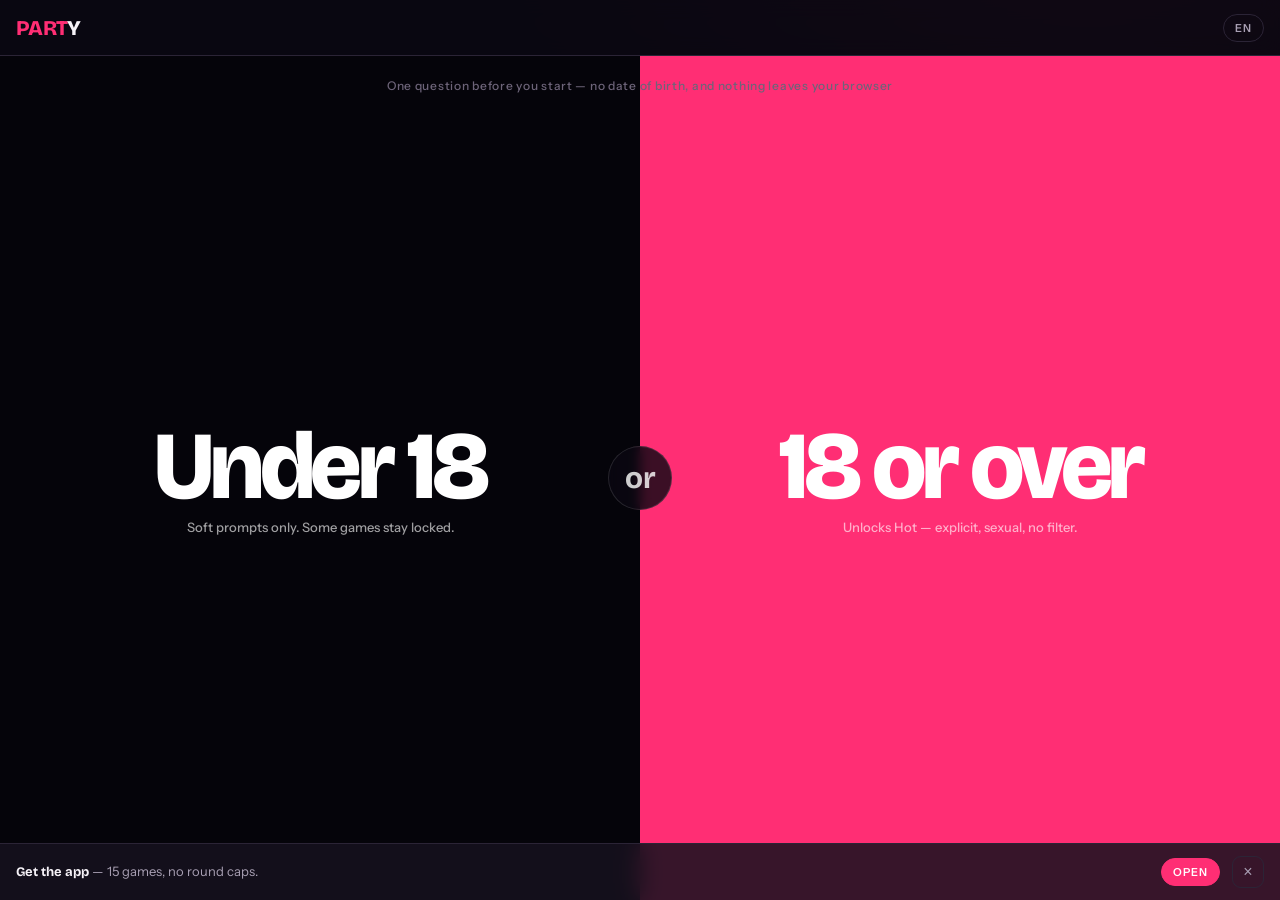
<file: index.html>
<!doctype html>
<html lang="en">
<head>
<meta charset="utf-8">
<meta name="viewport" content="width=device-width, initial-scale=1, viewport-fit=cover">

<title>Party Engine</title>
<meta name="robots" content="noindex,nofollow">
<meta name="description" content="Party games you can start playing in one tap. No account, no download, nothing stored. Truth or Dare, Never Have I Ever, Would You Rather and more.">

<meta property="og:type" content="website">
<meta property="og:title" content="Party Engine">
<meta property="og:description" content="Party games you can start playing in one tap. No account, no download, nothing stored.">
<meta name="theme-color" content="#0a0812">

<link rel="icon" href="/icon.svg" type="image/svg+xml">
<link rel="manifest" href="/site.webmanifest">

<link rel="preconnect" href="https://fonts.googleapis.com">
<link rel="preconnect" href="https://fonts.gstatic.com" crossorigin>
<link rel="stylesheet" href="https://fonts.googleapis.com/css2?family=Bricolage+Grotesque:opsz,wght@12..96,700;12..96,800&family=Instrument+Sans:wght@400;500;600;700&display=swap">

<link rel="stylesheet" href="/assets/reset.css">
<link rel="stylesheet" href="/assets/styles.css">
</head>
<body>
<div class="bar">
  <button class="mark" id="home">PART<span>Y</span></button>
  <button class="chip" id="agechip" hidden>18+</button>
  <button class="chip" id="venuechip" hidden>In person</button>
  <button class="chip" id="locale">EN</button>
</div>

<div class="stage" id="stage"></div>

<div class="wrap" id="browse"></div>

<!-- dev notes and deck table removed: internal changelog, not player content -->

<div class="banner" id="banner" hidden>
  <p><strong>Get the app</strong> — 15 games, no round caps.</p>
  <button class="chip solid" id="bannerCta" style="flex:0 0 auto">Open</button>
  <button class="x" id="bannerX" aria-label="Dismiss this banner">&times;</button>
</div>

<script src="/assets/app.js" defer></script>
</body>
</html>
</file>
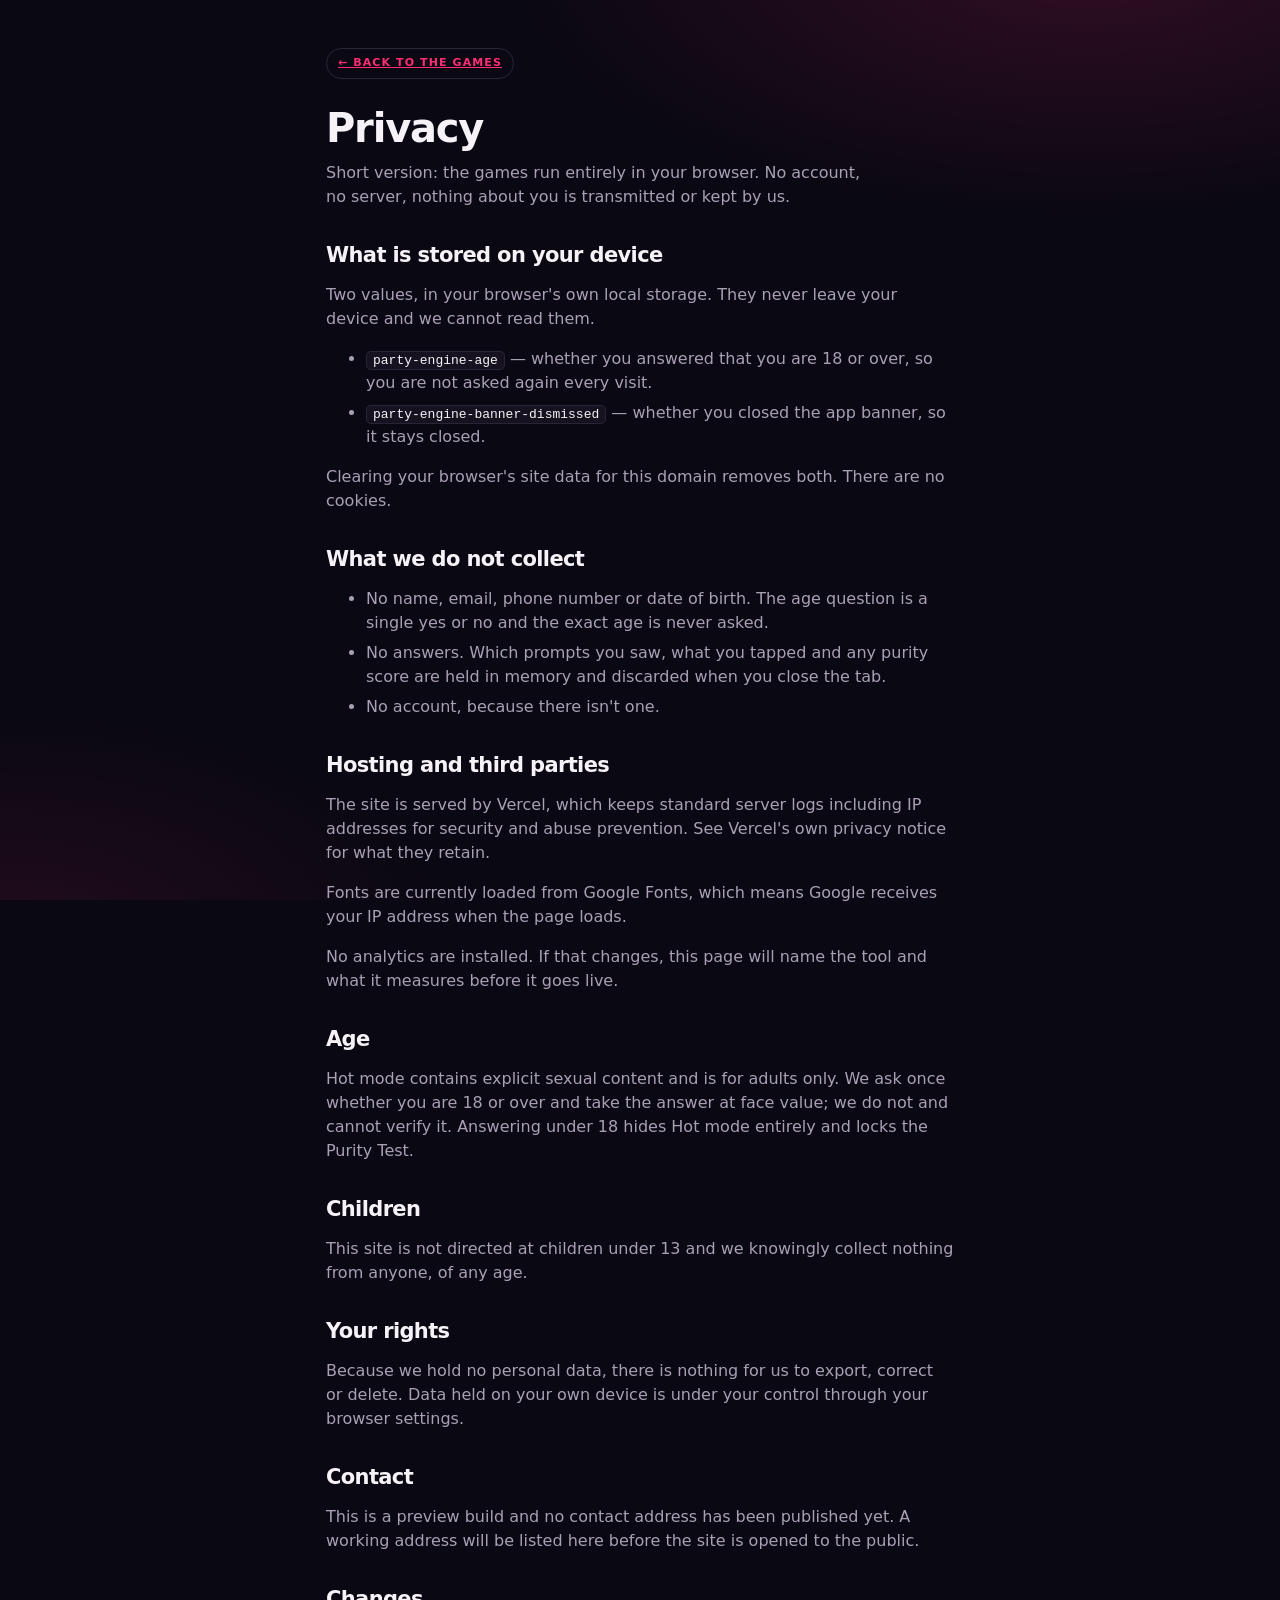
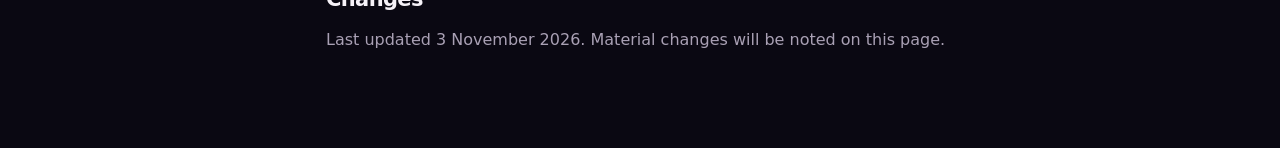
<file: privacy.html>
<!doctype html>
<html lang="en">
<head>
<meta charset="utf-8">
<meta name="viewport" content="width=device-width, initial-scale=1, viewport-fit=cover">
<title>Privacy — Party Engine</title>
<meta name="description" content="What Party Engine stores, which is almost nothing.">
<meta name="robots" content="noindex,nofollow">
<link rel="icon" href="/icon.svg" type="image/svg+xml">
<link rel="stylesheet" href="/assets/reset.css">
<link rel="stylesheet" href="/assets/styles.css">
<style>
  .doc{max-width:660px;margin:0 auto;padding:48px max(16px,env(safe-area-inset-left,0px)) 80px}
  .doc h1{font-size:clamp(28px,6vw,40px);margin-bottom:8px}
  .doc h2{margin:34px 0 10px}
  .doc p,.doc li{color:var(--ink-dim)}
  .doc li{margin-bottom:6px}
  .doc a{color:var(--accent)}
  .doc code{background:var(--raised);border:1px solid var(--line);border-radius:5px;padding:1px 6px;font-size:13px;color:var(--ink)}
  .back{display:inline-block;margin-bottom:28px}
</style>
</head>
<body>
<div class="doc">
  <a class="chip back" href="/">&larr; Back to the games</a>

  <h1>Privacy</h1>
  <p class="lede">Short version: the games run entirely in your browser. No account, no server, nothing about you is transmitted or kept by us.</p>

  <h2>What is stored on your device</h2>
  <p>Two values, in your browser's own local storage. They never leave your device and we cannot read them.</p>
  <ul>
    <li><code>party-engine-age</code> — whether you answered that you are 18 or over, so you are not asked again every visit.</li>
    <li><code>party-engine-banner-dismissed</code> — whether you closed the app banner, so it stays closed.</li>
  </ul>
  <p>Clearing your browser's site data for this domain removes both. There are no cookies.</p>

  <h2>What we do not collect</h2>
  <ul>
    <li>No name, email, phone number or date of birth. The age question is a single yes or no and the exact age is never asked.</li>
    <li>No answers. Which prompts you saw, what you tapped and any purity score are held in memory and discarded when you close the tab.</li>
    <li>No account, because there isn't one.</li>
  </ul>

  <h2>Hosting and third parties</h2>
  <p>The site is served by Vercel, which keeps standard server logs including IP addresses for security and abuse prevention. See Vercel's own privacy notice for what they retain.</p>
  <p>Fonts are currently loaded from Google Fonts, which means Google receives your IP address when the page loads.</p>
  <p>No analytics are installed. If that changes, this page will name the tool and what it measures before it goes live.</p>

  <h2>Age</h2>
  <p>Hot mode contains explicit sexual content and is for adults only. We ask once whether you are 18 or over and take the answer at face value; we do not and cannot verify it. Answering under 18 hides Hot mode entirely and locks the Purity Test.</p>

  <h2>Children</h2>
  <p>This site is not directed at children under 13 and we knowingly collect nothing from anyone, of any age.</p>

  <h2>Your rights</h2>
  <p>Because we hold no personal data, there is nothing for us to export, correct or delete. Data held on your own device is under your control through your browser settings.</p>

  <h2>Contact</h2>
  <p>This is a preview build and no contact address has been published yet. A working address will be listed here before the site is opened to the public.</p>

  <h2>Changes</h2>
  <p>Last updated 3 November 2026. Material changes will be noted on this page.</p>
</div>
</body>
</html>
</file>
<file: assets/styles.css>
/* Layout: a browse page that hands the whole viewport over to a game the moment one starts.
   Two screen archetypes, both measured off toz-app.com: a full-bleed split where the only
   content is two enormous words, and a single-decision screen where one sentence at 60px
   sits in deliberate emptiness. Dark-first: this is opened in a dim room. */
:root{
  --ink:#f6f2f8; --ink-dim:#a9a0b4; --ink-faint:#6d6479;
  --ground:#0a0812; --raised:#17121f; --line:#2b2436;
  --accent:#ff2e74; --accent-ink:#ffffff; --accent-soft:#ff2e7422;
  --dark-panel:#05040a;
  --cool:#5de4c7; --eyebrow:#8aa0c4;
  --wash:255 46 116;              /* ambient hue, re-set per game and per axis */
  --bar:56px;
  --display:"Bricolage Grotesque","Trebuchet MS",system-ui,sans-serif;
  --body:"Instrument Sans","Helvetica Neue",system-ui,sans-serif;
  color-scheme:dark;
}
*{box-sizing:border-box}
html,body{height:100%}
body{
  margin:0; color:var(--ink); font-family:var(--body); font-size:16px; line-height:1.5;
  background-color:var(--ground);
  background-image:
    radial-gradient(70% 45% at 85% -5%, rgb(var(--wash) / .16), transparent 65%),
    radial-gradient(55% 40% at 0% 105%, rgb(var(--wash) / .10), transparent 65%);
  background-attachment:fixed;
  transition:background-color .4s ease;
}
body::before{content:"";position:fixed;inset:0 0 auto;height:env(safe-area-inset-top,0px);z-index:20;background:var(--ground)}

/* ---------- animations, lifted from the original's keyframe set ---------- */
@keyframes fadeIn{from{opacity:0}to{opacity:1}}
@keyframes fadeInUp{from{opacity:0;transform:translateY(1rem)}to{opacity:1;transform:none}}
@keyframes popIn{from{opacity:0;transform:scale(.75) translateY(.5rem)}to{opacity:1;transform:none}}
@keyframes glowBreath{0%,100%{opacity:1;transform:scale(1)}50%{opacity:.75;transform:scale(1.12)}}
@keyframes sweepIn{from{clip-path:inset(0 100% 0 0)}to{clip-path:inset(0 0 0 0)}}
.anim-fade{animation:fadeIn .3s ease-out both}
.anim-up{animation:fadeInUp .34s ease-out both}
.anim-pop{animation:popIn .3s ease-out both}
.d1{animation-delay:.06s}.d2{animation-delay:.13s}.d3{animation-delay:.22s}

/* ---------- chrome ---------- */
.bar{
  position:sticky; top:env(safe-area-inset-top,0px); z-index:15;
  height:var(--bar); display:flex; align-items:center; gap:10px;
  padding-left:max(16px,env(safe-area-inset-left,0px));
  padding-right:max(16px,env(safe-area-inset-right,0px));
  background:color-mix(in srgb, var(--ground) 82%, transparent);
  backdrop-filter:blur(10px);
  border-bottom:1px solid var(--line);
}
.mark{font-family:var(--display);font-weight:800;font-size:21px;letter-spacing:-.03em;color:var(--accent);margin-right:auto;cursor:pointer;background:none;border:0;padding:0}
.mark span{color:var(--ink)}
.chip{
  font-size:11px;font-weight:600;letter-spacing:.1em;text-transform:uppercase;color:var(--ink-dim);
  background:transparent;border:1px solid var(--line);border-radius:999px;padding:6px 11px;
  font-family:var(--body);cursor:pointer;transition:all .2s;
}
.chip:hover{color:var(--ink);border-color:var(--ink-faint)}
.chip.solid{background:var(--accent);border-color:var(--accent);color:var(--accent-ink)}

/* ---------- browse ---------- */
.wrap{
  max-width:680px;margin:0 auto;
  padding-left:max(16px,env(safe-area-inset-left,0px));
  padding-right:max(16px,env(safe-area-inset-right,0px));
  padding-block:32px 110px;
}
h1,h2,h3{font-family:var(--display);font-weight:800;letter-spacing:-.03em;text-wrap:balance;margin:0}
h1{font-size:clamp(30px,7vw,44px);line-height:1.05}
h2{font-size:21px;line-height:1.15}
.eyebrow{font-size:11px;font-weight:600;letter-spacing:.12em;text-transform:uppercase;color:var(--eyebrow);margin:0 0 10px}
.lede{color:var(--ink-dim);margin:12px 0 0;max-width:54ch}

.grid{display:grid;grid-template-columns:repeat(auto-fill,minmax(150px,1fr));gap:12px;margin-top:26px}
.card{
  position:relative;display:flex;flex-direction:column;gap:5px;text-align:left;overflow:hidden;
  background:var(--raised);border:1px solid var(--line);border-radius:16px;
  padding:16px 14px;cursor:pointer;font-family:var(--body);color:inherit;min-width:0;
  transition:transform .2s cubic-bezier(.4,0,.2,1),border-color .2s,box-shadow .2s;
}
.card::after{
  content:"";position:absolute;inset:0;pointer-events:none;opacity:0;transition:opacity .25s;
  background:radial-gradient(90% 70% at 50% 0%, rgb(var(--cw) / .22), transparent 70%);
}
.card:hover{transform:translateY(-3px);border-color:rgb(var(--cw) / .6);box-shadow:0 10px 30px -12px rgb(var(--cw) / .5)}
.card:hover::after{opacity:1}
.card[disabled]{cursor:not-allowed;opacity:.42}
.card[disabled]:hover{transform:none;border-color:var(--line);box-shadow:none}
.card[disabled]:hover::after{opacity:0}
.card .glyph{font-size:26px;line-height:1;position:relative}
.card .name{font-family:var(--display);font-weight:700;font-size:15px;letter-spacing:-.02em;position:relative}
.card .meta{font-size:12px;color:var(--ink-faint);font-variant-numeric:tabular-nums;position:relative}
.tag{align-self:flex-start;font-size:9.5px;font-weight:700;letter-spacing:.09em;text-transform:uppercase;padding:3px 7px;border-radius:5px;margin-top:4px;position:relative}
.tag.play{background:var(--accent-soft);color:var(--accent)}
.tag.soon{background:var(--line);color:var(--ink-faint)}
.tag.lock{background:var(--accent-soft);color:var(--accent)}

/* ---------- play: the viewport takeover ---------- */
body.playing .wrap,body.playing .notes{display:none}
.stage{display:none}
body.playing .stage{display:block}
.stage{
  position:relative;
  min-height:calc(100svh - var(--bar) - env(safe-area-inset-top,0px) - env(safe-area-inset-bottom,0px));
  overflow:hidden;
}

/* split: two full-bleed fields, stacked on a phone, side by side from 640px */
.split{position:absolute;inset:0;display:flex;flex-direction:column}
@media (min-width:640px){.split{flex-direction:row}}
.panel{
  flex:1 1 0;min-height:0;min-width:0;display:flex;flex-direction:column;
  align-items:center;justify-content:center;gap:6px;text-align:center;
  padding:24px;border:0;cursor:pointer;font-family:var(--display);
  transition:filter .2s cubic-bezier(.4,0,.2,1),transform .2s cubic-bezier(.4,0,.2,1);
}
.panel:hover{filter:brightness(1.18)}
.panel:active{transform:scale(.98)}
.panel[disabled]{cursor:not-allowed;opacity:.3}
.panel[disabled]:hover{filter:none}
.panel[disabled]:active{transform:none}
.panel .lock{font-family:var(--body);font-weight:700;font-size:12px;letter-spacing:.1em;text-transform:uppercase;color:rgb(255 255 255 / .82);border:1px solid rgb(255 255 255 / .28);border-radius:999px;padding:5px 12px;margin-top:10px}
.panel.dark{background:var(--dark-panel)}
.panel.hot{background:var(--accent)}
.panel .big{
  font-family:var(--display);font-weight:800;color:#fff;letter-spacing:-.045em;line-height:.95;
  font-size:clamp(44px,13vw,96px);text-wrap:balance;
}
.panel .sub{font-family:var(--body);font-weight:500;font-size:13px;color:rgb(255 255 255 / .62);letter-spacing:0}
.panel .ico{font-size:28px;line-height:1;margin-bottom:2px}
/* Would You Rather reads as a sentence, not a word, so it needs a smaller ceiling */
.panel .big.phrase{font-size:clamp(22px,4.6vw,34px);line-height:1.12;letter-spacing:-.025em;max-width:16ch}

.orbadge{
  position:absolute;inset:0;z-index:10;display:flex;align-items:center;justify-content:center;
  pointer-events:none;
}
.orbadge i{
  display:flex;align-items:center;justify-content:center;
  width:56px;height:56px;border-radius:999px;
  border:1px solid rgb(255 255 255 / .12);
  background:rgb(10 8 18 / .8);backdrop-filter:blur(6px);
  font-family:var(--display);font-style:normal;font-weight:700;font-size:24px;
  color:rgb(255 255 255 / .8);
}
@media (min-width:768px){.orbadge i{width:64px;height:64px;font-size:30px}}

/* single-decision screen: one sentence, enormous, in open space */
.solo{
  position:absolute;inset:0;display:flex;flex-direction:column;
  align-items:center;justify-content:center;text-align:center;
  padding:40px max(20px,env(safe-area-inset-left,0px)) 80px;
}
.solo .eyebrow{margin-bottom:14px}

/* Tap Dare and the prompt screen arrives pink with a black button; tap Truth
   and it stays dark with a pink one. The colour of the panel you pressed
   follows you into the prompt — that continuity is most of why the original
   feels like one movement instead of two screens. */
.stage.fill-hot{background:var(--accent)}
.stage.fill-hot .ask,
.stage.fill-hot .score{color:#fff}
.stage.fill-hot .eyebrow{color:rgb(255 255 255 / .72)}
.stage.fill-hot .lede{color:rgb(255 255 255 / .78)}
.stage.fill-hot .cta{background:var(--dark-panel);color:#fff}
.stage.fill-hot .cta.ghost{background:transparent;color:#fff;border-color:rgb(255 255 255 / .4)}
.stage.fill-hot .cta.ghost:hover{border-color:#fff}
.stage.fill-hot .hudrow{color:rgb(255 255 255 / .7)}
.stage.fill-hot .hudrow .quit{color:rgb(255 255 255 / .7)}
.stage.fill-hot .hudrow .quit:hover{color:#fff}
.stage.fill-hot .track{background:rgb(255 255 255 / .22)}
.stage.fill-hot .track i{background:#fff}
.stage.fill-hot .rate{color:#120b06}
.ask{
  font-family:var(--display);font-weight:800;color:var(--ink);
  font-size:clamp(26px,5.6vw,60px);line-height:1.1;letter-spacing:-.035em;
  text-wrap:balance;max-width:16ch;margin:0;
}
.ask.long{font-size:clamp(23px,4.4vw,46px);max-width:20ch}

.cta{
  font-family:var(--body);font-weight:700;font-size:clamp(17px,2.6vw,24px);
  background:var(--accent);color:var(--accent-ink);border:0;border-radius:16px;
  padding:18px 44px;margin-top:44px;cursor:pointer;
  transition:filter .2s,transform .2s;
}
.cta:hover{filter:brightness(1.1)}
.cta:active{transform:scale(.95)}
.cta.ghost{background:transparent;color:var(--ink);border:1px solid var(--line);padding:16px 32px;font-size:16px}
.cta.ghost:hover{border-color:var(--ink-faint);filter:none}

.stack{display:flex;gap:12px;flex-wrap:wrap;justify-content:center;margin-top:36px}
.stack .cta{margin-top:0}

/* binary answer pair, used by the purity engine */
.pair{display:flex;flex-direction:column;gap:12px;width:min(420px,100%);margin-top:40px}
.pair button{
  font-family:var(--body);font-weight:700;font-size:17px;padding:17px 20px;border-radius:14px;
  cursor:pointer;border:1px solid var(--line);background:transparent;color:var(--ink);
  transition:all .2s cubic-bezier(.4,0,.2,1);
}
.pair button:hover{border-color:var(--accent);background:var(--accent-soft)}
.pair button:active{transform:scale(.98)}
.pair button.y{background:var(--accent);border-color:var(--accent);color:var(--accent-ink)}
.pair button.y:hover{filter:brightness(1.1)}
.pair.choices button{text-align:left;font-weight:500;font-size:16px}

/* rating row */
.rates{display:flex;gap:6px;width:min(560px,100%);margin-top:40px}
.rate{
  flex:1 1 0;min-width:0;aspect-ratio:1;border:0;border-radius:10px;cursor:pointer;
  font-family:var(--display);font-weight:800;font-size:clamp(13px,2.4vw,19px);color:#120b06;
  font-variant-numeric:tabular-nums;transition:transform .15s cubic-bezier(.4,0,.2,1),filter .15s;
}
.rate:hover{transform:translateY(-6px) scale(1.06);filter:brightness(1.12)}
.rate:disabled{cursor:wait}
.rate.chosen{transform:translateY(-10px) scale(1.14)}
.rates.locked .rate:not(.chosen){opacity:.28;transform:none}

/* progress + top controls inside the stage */
.hud{position:absolute;top:0;left:0;right:0;z-index:12;padding:14px max(16px,env(safe-area-inset-left,0px)) 0}
.track{height:3px;background:var(--line);border-radius:999px;overflow:hidden}
.track i{display:block;height:100%;background:var(--accent);border-radius:999px;transition:width .3s cubic-bezier(.4,0,.2,1)}
.hudrow{display:flex;justify-content:space-between;align-items:center;gap:12px;margin-top:8px;font-size:11px;letter-spacing:.1em;text-transform:uppercase;color:var(--ink-faint);font-weight:600}
.hudrow .quit{background:none;border:0;color:var(--ink-faint);cursor:pointer;font:inherit;letter-spacing:.1em;padding:0}
.hudrow .quit:hover{color:var(--ink)}
.hudrow .n{font-variant-numeric:tabular-nums}
.hudrow.center{justify-content:center;text-align:center;letter-spacing:.06em;text-transform:none;font-weight:500;font-size:12px;line-height:1.4}

/* result */
.score{font-family:var(--display);font-weight:800;font-size:clamp(68px,17vw,120px);line-height:.9;letter-spacing:-.05em;color:var(--cool);font-variant-numeric:tabular-nums;margin:0}
.axes{display:flex;flex-direction:column;gap:10px;width:min(440px,100%);margin-top:30px;text-align:left}
.axis{display:grid;grid-template-columns:auto 1fr auto;align-items:center;gap:11px;font-size:13px}
.axis .lab{color:var(--ink-dim);white-space:nowrap}
.axis .trk{height:7px;background:var(--line);border-radius:999px;overflow:hidden}
.axis .trk i{display:block;height:100%;border-radius:999px;background:var(--accent);animation:sweepIn .6s ease-out both;animation-delay:.2s}
.axis .pct{color:var(--ink-faint);font-variant-numeric:tabular-nums;min-width:3ch;text-align:right}
.halo{position:relative}
.halo::before{
  content:"";position:absolute;left:50%;top:50%;width:220px;height:220px;margin:-110px 0 0 -110px;
  border-radius:50%;background:radial-gradient(circle, rgb(var(--wash) / .3), transparent 70%);
  animation:glowBreath 4s ease-in-out infinite;pointer-events:none;z-index:-1;
}

/* ---------- notes ---------- */
.notes{
  max-width:680px;margin:0 auto;
  padding-left:max(16px,env(safe-area-inset-left,0px));
  padding-right:max(16px,env(safe-area-inset-right,0px));
  padding-block:0 120px;
}
.notes h2{margin-bottom:14px}
.notes ul{margin:0;padding-left:20px;color:var(--ink-dim);font-size:14px;display:flex;flex-direction:column;gap:9px}
.notes b{color:var(--ink);font-weight:600}
.scroller{overflow-x:auto;margin-top:18px}
table{border-collapse:collapse;font-size:13px;min-width:430px}
th,td{text-align:left;padding:8px 14px 8px 0;border-bottom:1px solid var(--line);vertical-align:top}
th{font-size:10.5px;letter-spacing:.09em;text-transform:uppercase;color:var(--ink-faint);font-weight:700}
td.n{font-variant-numeric:tabular-nums;color:var(--ink-dim)}

/* ---------- install banner, with a close button ---------- */
.banner{
  position:fixed;left:0;right:0;bottom:0;z-index:18;display:flex;align-items:center;gap:12px;
  background:color-mix(in srgb, var(--raised) 86%, transparent);backdrop-filter:blur(12px);
  border-top:1px solid var(--line);
  padding-top:12px;padding-bottom:calc(12px + env(safe-area-inset-bottom,0px));
  padding-left:max(16px,env(safe-area-inset-left,0px));
  padding-right:max(16px,env(safe-area-inset-right,0px));
  animation:fadeInUp .4s ease-out both;animation-delay:.8s;
}
.banner p{margin:0;font-size:13px;color:var(--ink-dim);flex:1 1 auto;min-width:0}
.banner strong{color:var(--ink);font-family:var(--display);font-weight:700}
.banner .x{background:transparent;border:1px solid var(--line);color:var(--ink-dim);border-radius:9px;width:32px;height:32px;cursor:pointer;font-size:16px;line-height:1;flex:0 0 auto}
.banner .x:hover{color:var(--ink);border-color:var(--ink-faint)}

:focus-visible{outline:2px solid var(--accent);outline-offset:3px}
.panel:focus-visible{outline-offset:-5px}
@media (prefers-reduced-motion: reduce){*{animation:none!important;transition:none!important}}
</file>
